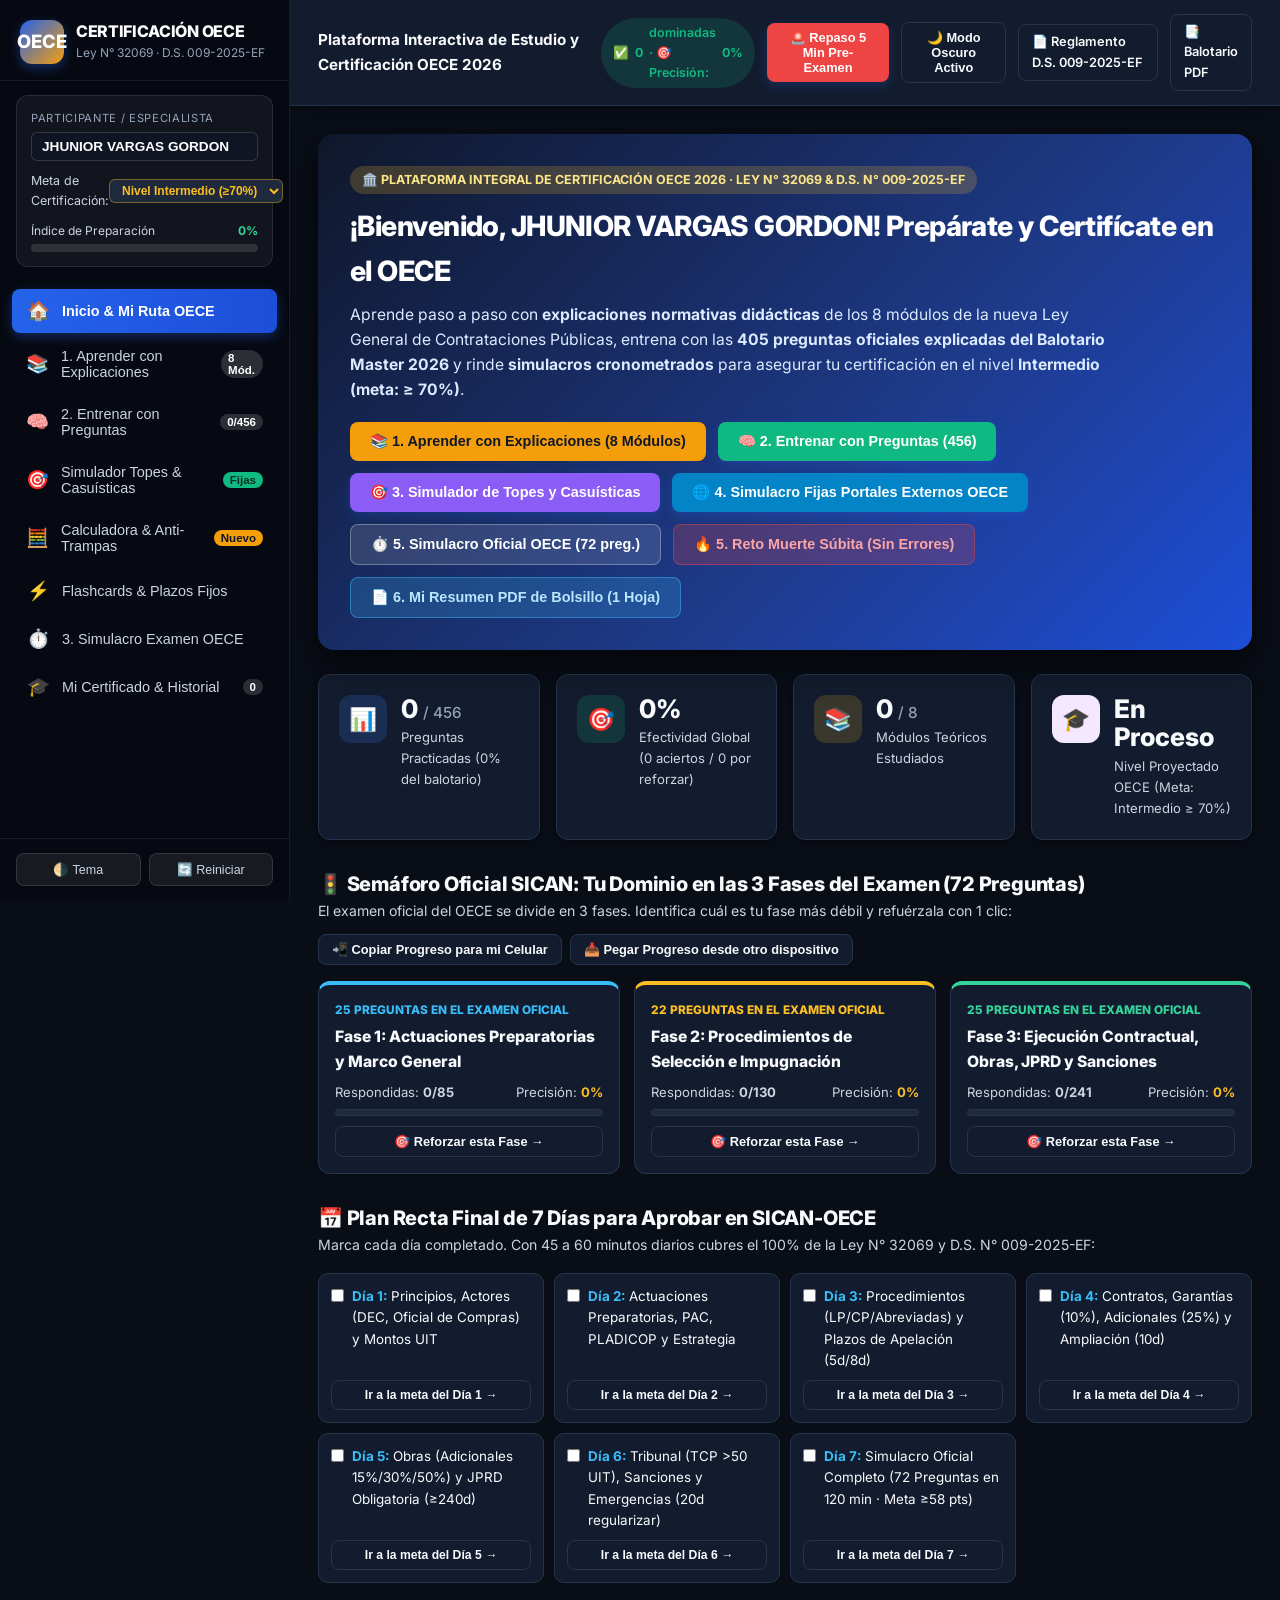
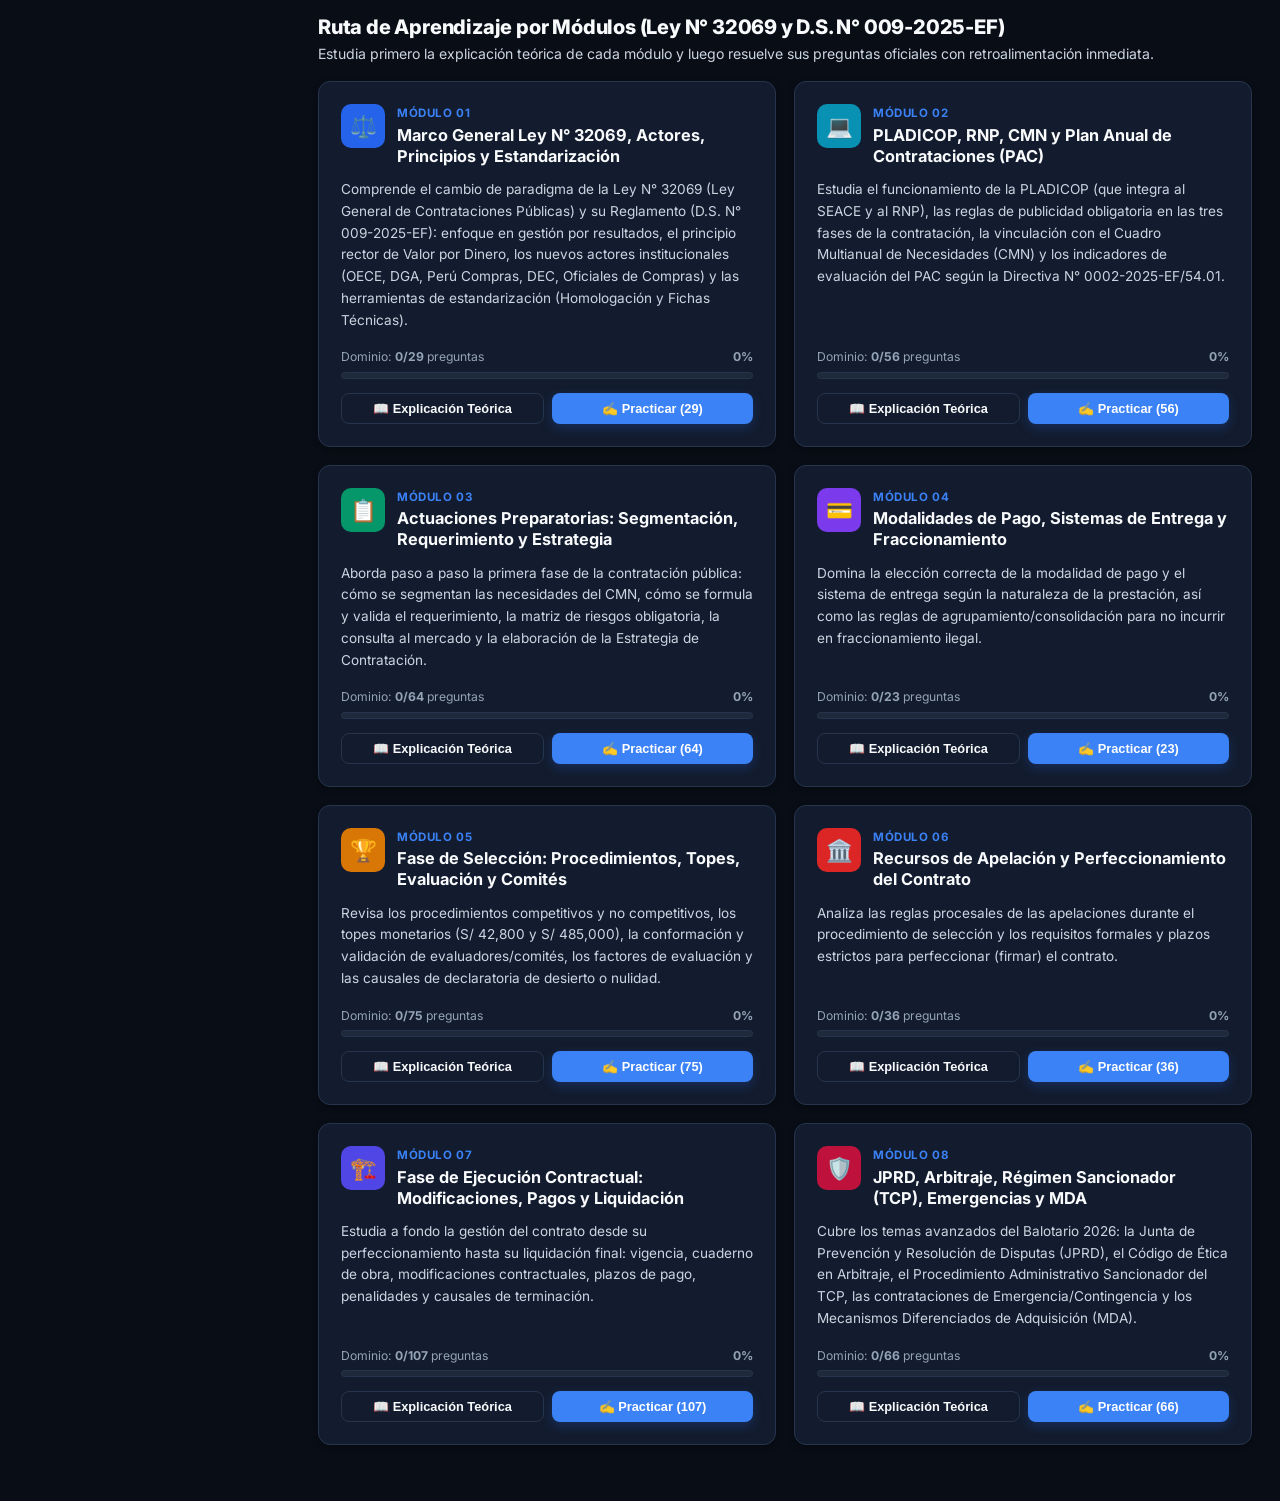
<file: index.html>
<!DOCTYPE html>
<html lang="es" data-theme="dark">
<head>
  <meta charset="UTF-8" />
  <meta name="viewport" content="width=device-width, initial-scale=1.0" />
  <meta name="theme-color" content="#0b1120" />
  <link rel="manifest" href="manifest.json" />
  <title>Certificación OECE 2026 | Academia, Balotario Explicado y Simulador – Ley N° 32069</title>
  <link rel="preconnect" href="https://fonts.googleapis.com">
  <link rel="preconnect" href="https://fonts.gstatic.com" crossorigin>
  <link href="https://fonts.googleapis.com/css2?family=Inter:wght@400;500;600;700;800;900&display=swap" rel="stylesheet">
  <link rel="stylesheet" href="styles.css" />
</head>
<body>

  <!-- SIDEBAR NAVIGATION -->
  <aside class="sidebar" id="sidebar">
    <div class="brand-box">
      <div class="brand-logo">OECE</div>
      <div>
        <div class="brand-title">CERTIFICACIÓN OECE</div>
        <div class="brand-subtitle">Ley N° 32069 · D.S. 009-2025-EF</div>
      </div>
    </div>

    <div class="user-profile-card">
      <div class="user-profile-label">Participante / Especialista</div>
      <input
        type="text"
        id="userNameInput"
        class="user-name-input"
        value="JHUNIOR VARGAS GORDON"
        placeholder="Tu nombre para el certificado"
        oninput="updateUserName(this.value)"
      />

      <div class="level-selector-row">
        <span>Meta de Certificación:</span>
        <select id="targetLevelSelect" class="level-select" onchange="updateTargetLevel(this.value)">
          <option value="Básico">Nivel Básico (≥58%)</option>
          <option value="Intermedio" selected>Nivel Intermedio (≥70%)</option>
          <option value="Avanzado">Nivel Avanzado (≥80%)</option>
        </select>
      </div>

      <div class="readiness-bar-wrap">
        <div class="readiness-header">
          <span style="color:#cbd5e1">Índice de Preparación</span>
          <strong id="sidebarReadinessPct" style="color:#34d399">0%</strong>
        </div>
        <div class="readiness-track">
          <div class="readiness-fill" id="sidebarReadinessFill" style="width:0%"></div>
        </div>
      </div>
    </div>

    <nav class="nav-menu">
      <button class="nav-btn active" data-view="dashboard" onclick="switchView('dashboard')">
        <span class="nav-icon">🏠</span>
        <span>Inicio & Mi Ruta OECE</span>
      </button>

      <button class="nav-btn" data-view="academy" onclick="switchView('academy')">
        <span class="nav-icon">📚</span>
        <span>1. Aprender con Explicaciones</span>
        <span class="nav-badge">8 Mód.</span>
      </button>

      <button class="nav-btn" data-view="trainer" onclick="switchView('trainer')">
        <span class="nav-icon">🧠</span>
        <span>2. Entrenar con Preguntas</span>
        <span class="nav-badge" id="navBadgeTrainer">0/428</span>
      </button>

      <button class="nav-btn" data-view="topes" onclick="switchView('topes')">
        <span class="nav-icon">🎯</span>
        <span>Simulador Topes & Casuísticas</span>
        <span class="nav-badge" style="background:#10b981; color:#062e22">Fijas</span>
      </button>

      <button class="nav-btn" data-view="tools" onclick="switchView('tools')">
        <span class="nav-icon">🧮</span>
        <span>Calculadora & Anti-Trampas</span>
        <span class="nav-badge" style="background:#f59e0b; color:#0f172a">Nuevo</span>
      </button>

      <button class="nav-btn" data-view="flashcards" onclick="switchView('flashcards')">
        <span class="nav-icon">⚡</span>
        <span>Flashcards & Plazos Fijos</span>
      </button>

      <button class="nav-btn" data-view="simulator" onclick="switchView('simulator')">
        <span class="nav-icon">⏱️</span>
        <span>3. Simulacro Examen OECE</span>
      </button>

      <button class="nav-btn" data-view="certificate" onclick="switchView('certificate')">
        <span class="nav-icon">🎓</span>
        <span>Mi Certificado & Historial</span>
        <span class="nav-badge" id="navBadgeCert">0</span>
      </button>
    </nav>

    <div class="sidebar-footer">
      <button class="sidebar-util-btn" onclick="toggleTheme()" title="Cambiar modo claro/oscuro">
        🌗 Tema
      </button>
      <button class="sidebar-util-btn" onclick="resetAllProgress()" title="Reiniciar estadísticas">
        🔄 Reiniciar
      </button>
    </div>
  </aside>

  <!-- MAIN CONTENT AREA -->
  <div class="main-wrapper">
    <header class="topbar">
      <div style="display:flex; align-items:center; gap:12px;">
        <button class="mobile-menu-btn" onclick="toggleMobileSidebar()">☰</button>
        <div style="font-weight:700; font-size:0.95rem;">
          Plataforma Interactiva de Estudio y Certificación OECE 2026
        </div>
      </div>

      <div class="topbar-info">
        <span class="pill-tag green" id="topStatsPill">✅ 0 dominadas · 🎯 Precisión: 0%</span>
        <button class="btn btn-primary btn-sm" style="background:#ef4444; font-weight:800;" onclick="openExpress5Min()" title="Ver las 30 reglas y cifras clave en 5 minutos antes de entrar al examen SICAN">
          🚨 Repaso 5 Min Pre-Examen
        </button>
        <button class="btn btn-gold btn-sm" id="pwaInstallBtn" style="display:none;" onclick="installPWAApp()" title="Instalar aplicación OECE en tu celular o PC">
          📲 Instalar App
        </button>
        <button class="btn btn-outline btn-sm" id="topbarThemeBtn" onclick="toggleTheme()" title="Alternar Modo Oscuro / Modo Claro">
          🌙 Modo Oscuro Activo
        </button>
        <a href="6401561-ds009_2025ef.pdf" target="_blank" class="btn btn-outline btn-sm" title="Abrir PDF del Reglamento D.S. N° 009-2025-EF">
          📄 Reglamento D.S. 009-2025-EF
        </a>
        <a href="BALOTARIO MASTER 2026.pdf" target="_blank" class="btn btn-outline btn-sm" title="Abrir PDF del Balotario Original">
          📑 Balotario PDF
        </a>
      </div>
    </header>

    <main class="content-area">
      <!-- VIEW 1: DASHBOARD -->
      <section id="view-dashboard" class="view-section active">
        <div id="dashboardContent"></div>
      </section>

      <!-- VIEW 2: ACADEMY (THEORETICAL EXPLANATIONS) -->
      <section id="view-academy" class="view-section">
        <div class="section-header">
          <div>
            <h2 class="section-title">📚 Academia Interactiva: Aprende con Explicaciones Didácticas</h2>
            <p style="font-size:0.88rem; color:var(--text-secondary)">Domina la teoría completa de la Ley N° 32069 y su Reglamento D.S. N° 009-2025-EF estructurada en 8 módulos con las "Fijas de Examen OECE".</p>
          </div>
        </div>
        <div class="academy-layout">
          <div class="academy-toc" id="academyToc"></div>
          <div class="academy-reader" id="academyReader"></div>
        </div>
      </section>

      <!-- VIEW 3: TRAINER (LEARN THROUGH QUESTIONS) -->
      <section id="view-trainer" class="view-section">
        <div class="section-header">
          <div>
            <h2 class="section-title">🧠 Entrenador Guiado: Aprende a través de las 405 Preguntas Oficiales</h2>
            <p style="font-size:0.88rem; color:var(--text-secondary)">Responde cada pregunta y recibe al instante la explicación normativa paso a paso, por qué se descartan los distractores y el tip de examen.</p>
          </div>
        </div>
        <div id="trainerContent"></div>
      </section>

      <!-- VIEW 4: FLASHCARDS & CHEATSHEET -->
      <section id="view-flashcards" class="view-section">
        <div id="flashcardsContent"></div>
      </section>

      <!-- VIEW 4A: SIMULADOR DE TOPES Y CASUÍSTICAS -->
      <section id="view-topes" class="view-section">
        <div id="topesContent"></div>
      </section>

      <!-- VIEW 4B: CALCULATOR, ANTI-TRAPS & ARTICLES -->
      <section id="view-tools" class="view-section">
        <div id="toolsContent"></div>
      </section>

      <!-- VIEW 5: EXAM SIMULATOR -->
      <section id="view-simulator" class="view-section">
        <div id="simulatorContent"></div>
      </section>

      <!-- VIEW 6: CERTIFICATE & HISTORY -->
      <section id="view-certificate" class="view-section">
        <div id="certificateContent"></div>
      </section>
    </main>
  </div>

  <!-- BARRA INFERIOR PARA CELULAR (ESTILO APP MÓVIL) -->
  <nav class="mobile-bottom-nav no-print">
    <button class="mob-nav-btn active" data-mob-view="dashboard" onclick="switchView('dashboard')">
      <span class="mob-icon">📊</span>
      <span>Inicio</span>
    </button>
    <button class="mob-nav-btn" data-mob-view="trainer" onclick="switchView('trainer')">
      <span class="mob-icon">🧠</span>
      <span>Practicar</span>
    </button>
    <button class="mob-nav-btn" data-mob-view="topes" onclick="switchView('topes')">
      <span class="mob-icon">🎯</span>
      <span>Topes</span>
    </button>
    <button class="mob-nav-btn" data-mob-view="simulator" onclick="switchView('simulator')">
      <span class="mob-icon">⏱️</span>
      <span>Simulacro</span>
    </button>
    <button class="mob-nav-btn" data-mob-view="flashcards" onclick="switchView('flashcards')">
      <span class="mob-icon">🃏</span>
      <span>Tarjetas</span>
    </button>
  </nav>

  <script src="data.js"></script>
  <script src="study_content.js"></script>
  <script src="app.js"></script>
</body>
</html>
</file>
<file: styles.css>
:root {
  --bg-body: #f1f5f9;
  --bg-surface: #ffffff;
  --bg-elevated: #f8fafc;
  --bg-sidebar: #0f172a;
  --text-main: #0f172a;
  --text-secondary: #475569;
  --text-muted: #64748b;
  --border-color: #e2e8f0;
  --primary: #2563eb;
  --primary-hover: #1d4ed8;
  --primary-light: #eff6ff;
  --accent: #f59e0b;
  --accent-light: #fef3c7;
  --success: #059669;
  --success-light: #ecfdf5;
  --danger: #dc2626;
  --danger-light: #fef2f2;
  --radius-sm: 8px;
  --radius-md: 12px;
  --radius-lg: 16px;
  --shadow-sm: 0 1px 3px rgba(15, 23, 42, 0.06);
  --shadow-md: 0 4px 12px rgba(15, 23, 42, 0.08);
  --shadow-lg: 0 10px 25px rgba(15, 23, 42, 0.12);
}

[data-theme="dark"] {
  --bg-body: #090d16;
  --bg-surface: #131c2e;
  --bg-elevated: #1e293b;
  --bg-sidebar: #060911;
  --text-main: #f8fafc;
  --text-secondary: #cbd5e1;
  --text-muted: #94a3b8;
  --border-color: #26354d;
  --primary: #3b82f6;
  --primary-hover: #60a5fa;
  --primary-light: rgba(59, 130, 246, 0.18);
  --accent: #fbbf24;
  --accent-light: rgba(251, 191, 36, 0.16);
  --success: #10b981;
  --success-light: rgba(16, 185, 129, 0.16);
  --danger: #f87171;
  --danger-light: rgba(248, 113, 113, 0.16);
  --shadow-sm: 0 2px 6px rgba(0, 0, 0, 0.35);
  --shadow-md: 0 6px 18px rgba(0, 0, 0, 0.45);
  --shadow-lg: 0 12px 32px rgba(0, 0, 0, 0.6);
}

* {
  box-sizing: border-box;
  margin: 0;
  padding: 0;
}

body {
  font-family: 'Inter', -apple-system, BlinkMacSystemFont, 'Segoe UI', Roboto, sans-serif;
  background-color: var(--bg-body);
  color: var(--text-main);
  line-height: 1.6;
  display: flex;
  min-height: 100vh;
  overflow-x: hidden;
}

/* SIDEBAR */
.sidebar {
  width: 290px;
  background: var(--bg-sidebar);
  color: #f8fafc;
  display: flex;
  flex-direction: column;
  position: fixed;
  top: 0;
  left: 0;
  bottom: 0;
  z-index: 100;
  border-right: 1px solid rgba(255, 255, 255, 0.08);
  transition: transform 0.3s ease;
}

.brand-box {
  padding: 20px 20px 16px;
  border-bottom: 1px solid rgba(255, 255, 255, 0.08);
  display: flex;
  align-items: center;
  gap: 12px;
}

.brand-logo {
  width: 44px;
  height: 44px;
  border-radius: 12px;
  background: linear-gradient(135deg, #2563eb, #f59e0b);
  display: flex;
  align-items: center;
  justify-content: center;
  font-weight: 800;
  font-size: 1.15rem;
  color: #fff;
  flex-shrink: 0;
  box-shadow: 0 4px 12px rgba(37, 99, 235, 0.4);
}

.brand-title {
  font-size: 1rem;
  font-weight: 800;
  letter-spacing: -0.02em;
  color: #ffffff;
  line-height: 1.2;
}

.brand-subtitle {
  font-size: 0.75rem;
  color: #94a3b8;
  margin-top: 2px;
}

.user-profile-card {
  margin: 14px 16px;
  padding: 14px;
  background: rgba(255, 255, 255, 0.05);
  border: 1px solid rgba(255, 255, 255, 0.1);
  border-radius: var(--radius-md);
}

.user-profile-label {
  font-size: 0.7rem;
  text-transform: uppercase;
  letter-spacing: 0.06em;
  color: #94a3b8;
  margin-bottom: 4px;
}

.user-name-input {
  width: 100%;
  background: rgba(15, 23, 42, 0.6);
  border: 1px solid rgba(255, 255, 255, 0.15);
  color: #fff;
  padding: 6px 10px;
  border-radius: 6px;
  font-size: 0.85rem;
  font-weight: 600;
  margin-bottom: 10px;
}

.user-name-input:focus {
  outline: none;
  border-color: #3b82f6;
}

.level-selector-row {
  display: flex;
  align-items: center;
  justify-content: space-between;
  font-size: 0.78rem;
  color: #cbd5e1;
  margin-bottom: 10px;
}

.level-select {
  background: #1e293b;
  color: #fbbf24;
  border: 1px solid rgba(251, 191, 36, 0.4);
  border-radius: 6px;
  padding: 3px 8px;
  font-size: 0.75rem;
  font-weight: 700;
  cursor: pointer;
}

.readiness-bar-wrap {
  margin-top: 6px;
}

.readiness-header {
  display: flex;
  justify-content: space-between;
  font-size: 0.75rem;
  margin-bottom: 4px;
}

.readiness-track {
  height: 8px;
  background: rgba(255, 255, 255, 0.12);
  border-radius: 999px;
  overflow: hidden;
}

.readiness-fill {
  height: 100%;
  background: linear-gradient(90deg, #3b82f6, #10b981);
  border-radius: 999px;
  transition: width 0.4s ease;
}

.nav-menu {
  flex: 1;
  padding: 8px 12px;
  overflow-y: auto;
  display: flex;
  flex-direction: column;
  gap: 4px;
}

.nav-btn {
  display: flex;
  align-items: center;
  gap: 12px;
  width: 100%;
  padding: 11px 14px;
  border: none;
  background: transparent;
  color: #cbd5e1;
  font-size: 0.9rem;
  font-weight: 500;
  border-radius: var(--radius-sm);
  cursor: pointer;
  text-align: left;
  transition: all 0.2s ease;
}

.nav-btn:hover {
  background: rgba(255, 255, 255, 0.07);
  color: #ffffff;
}

.nav-btn.active {
  background: linear-gradient(90deg, #2563eb, #1d4ed8);
  color: #ffffff;
  font-weight: 600;
  box-shadow: 0 4px 12px rgba(37, 99, 235, 0.35);
}

.nav-icon {
  font-size: 1.15rem;
  width: 24px;
  text-align: center;
}

.nav-badge {
  margin-left: auto;
  background: rgba(255, 255, 255, 0.15);
  color: #fff;
  font-size: 0.72rem;
  font-weight: 700;
  padding: 2px 7px;
  border-radius: 99px;
}

.sidebar-footer {
  padding: 14px 16px;
  border-top: 1px solid rgba(255, 255, 255, 0.08);
  display: flex;
  gap: 8px;
}

.sidebar-util-btn {
  flex: 1;
  background: rgba(255, 255, 255, 0.07);
  border: 1px solid rgba(255, 255, 255, 0.12);
  color: #cbd5e1;
  padding: 8px;
  border-radius: var(--radius-sm);
  font-size: 0.78rem;
  cursor: pointer;
  transition: all 0.2s;
}

.sidebar-util-btn:hover {
  background: rgba(255, 255, 255, 0.14);
  color: #fff;
}

/* MAIN CONTENT */
.main-wrapper {
  flex: 1;
  margin-left: 290px;
  display: flex;
  flex-direction: column;
  min-height: 100vh;
}

.topbar {
  background: var(--bg-surface);
  border-bottom: 1px solid var(--border-color);
  padding: 14px 28px;
  display: flex;
  align-items: center;
  justify-content: space-between;
  position: sticky;
  top: 0;
  z-index: 50;
  box-shadow: var(--shadow-sm);
}

.mobile-menu-btn {
  display: none;
  background: none;
  border: 1px solid var(--border-color);
  border-radius: 8px;
  padding: 6px 10px;
  font-size: 1.2rem;
  cursor: pointer;
  color: var(--text-main);
}

.topbar-info {
  display: flex;
  align-items: center;
  gap: 12px;
}

.pill-tag {
  display: inline-flex;
  align-items: center;
  gap: 6px;
  padding: 5px 12px;
  border-radius: 999px;
  font-size: 0.78rem;
  font-weight: 600;
  background: var(--primary-light);
  color: var(--primary);
}

.pill-tag.gold {
  background: var(--accent-light);
  color: #b45309;
}

.pill-tag.green {
  background: var(--success-light);
  color: var(--success);
}

.content-area {
  padding: 28px;
  max-width: 1280px;
  width: 100%;
  margin: 0 auto;
  flex: 1;
}

.view-section {
  display: none;
  animation: fadeIn 0.25s ease;
}

.view-section.active {
  display: block;
}

@keyframes fadeIn {
  from { opacity: 0; transform: translateY(6px); }
  to { opacity: 1; transform: translateY(0); }
}

/* HERO & CARDS */
.hero-banner {
  background: linear-gradient(135deg, #0f172a 0%, #1e3a8a 60%, #1d4ed8 100%);
  color: #ffffff;
  border-radius: var(--radius-lg);
  padding: 32px;
  margin-bottom: 24px;
  box-shadow: var(--shadow-lg);
  position: relative;
  overflow: hidden;
}

.hero-banner h1 {
  font-size: 1.75rem;
  font-weight: 800;
  margin-bottom: 8px;
  letter-spacing: -0.02em;
}

.hero-banner p {
  color: #dbeafe;
  max-width: 760px;
  font-size: 0.98rem;
  margin-bottom: 20px;
}

.hero-actions {
  display: flex;
  flex-wrap: wrap;
  gap: 12px;
}

.btn {
  display: inline-flex;
  align-items: center;
  justify-content: center;
  gap: 8px;
  padding: 11px 20px;
  border-radius: var(--radius-sm);
  font-size: 0.9rem;
  font-weight: 600;
  cursor: pointer;
  border: none;
  transition: all 0.2s ease;
  text-decoration: none;
}

.btn-primary {
  background: var(--primary);
  color: #ffffff;
  box-shadow: 0 4px 12px rgba(37, 99, 235, 0.25);
}

.btn-primary:hover {
  background: var(--primary-hover);
  transform: translateY(-1px);
}

.btn-gold {
  background: #f59e0b;
  color: #0f172a;
  font-weight: 700;
}

.btn-gold:hover {
  background: #fbbf24;
  transform: translateY(-1px);
}

.btn-outline {
  background: var(--bg-surface);
  color: var(--text-main);
  border: 1px solid var(--border-color);
}

.btn-outline:hover {
  border-color: var(--primary);
  color: var(--primary);
}

.btn-success {
  background: var(--success);
  color: #fff;
}

.btn-sm {
  padding: 7px 13px;
  font-size: 0.8rem;
}

/* STATS GRID */
.stats-grid {
  display: grid;
  grid-template-columns: repeat(auto-fit, minmax(220px, 1fr));
  gap: 16px;
  margin-bottom: 28px;
}

.stat-card {
  background: var(--bg-surface);
  border: 1px solid var(--border-color);
  border-radius: var(--radius-md);
  padding: 20px;
  box-shadow: var(--shadow-sm);
  display: flex;
  align-items: flex-start;
  gap: 14px;
}

.stat-icon {
  width: 48px;
  height: 48px;
  border-radius: 12px;
  display: flex;
  align-items: center;
  justify-content: center;
  font-size: 1.4rem;
  flex-shrink: 0;
}

.stat-value {
  font-size: 1.6rem;
  font-weight: 800;
  line-height: 1.1;
  margin-bottom: 4px;
}

.stat-label {
  font-size: 0.82rem;
  color: var(--text-secondary);
}

/* MODULE PROGRESS GRID */
.section-header {
  display: flex;
  align-items: center;
  justify-content: space-between;
  flex-wrap: wrap;
  gap: 12px;
  margin-bottom: 16px;
}

.section-title {
  font-size: 1.25rem;
  font-weight: 800;
  letter-spacing: -0.01em;
}

.modules-grid {
  display: grid;
  grid-template-columns: repeat(auto-fill, minmax(350px, 1fr));
  gap: 18px;
  margin-bottom: 28px;
}

.module-card {
  background: var(--bg-surface);
  border: 1px solid var(--border-color);
  border-radius: var(--radius-md);
  padding: 22px;
  box-shadow: var(--shadow-sm);
  display: flex;
  flex-direction: column;
  justify-content: space-between;
  transition: transform 0.2s, box-shadow 0.2s;
}

.module-card:hover {
  transform: translateY(-2px);
  box-shadow: var(--shadow-md);
}

.module-card-top {
  display: flex;
  align-items: flex-start;
  gap: 12px;
  margin-bottom: 12px;
}

.module-badge-icon {
  width: 44px;
  height: 44px;
  border-radius: 10px;
  display: flex;
  align-items: center;
  justify-content: center;
  font-size: 1.35rem;
  flex-shrink: 0;
  color: #fff;
}

.module-code {
  font-size: 0.72rem;
  font-weight: 700;
  text-transform: uppercase;
  letter-spacing: 0.05em;
  color: var(--primary);
}

.module-card h3 {
  font-size: 1.02rem;
  font-weight: 700;
  margin-top: 2px;
  line-height: 1.3;
}

.module-desc {
  font-size: 0.85rem;
  color: var(--text-secondary);
  margin-bottom: 16px;
}

.module-progress-row {
  margin-bottom: 14px;
}

.module-progress-meta {
  display: flex;
  justify-content: space-between;
  font-size: 0.76rem;
  color: var(--text-muted);
  margin-bottom: 5px;
}

.progress-bar-bg {
  height: 7px;
  background: var(--bg-elevated);
  border-radius: 99px;
  overflow: hidden;
  border: 1px solid var(--border-color);
}

.progress-bar-fill {
  height: 100%;
  border-radius: 99px;
  transition: width 0.3s ease;
}

.module-actions {
  display: flex;
  gap: 8px;
}

/* ACADEMY / STUDY MODULES */
.academy-layout {
  display: grid;
  grid-template-columns: 300px 1fr;
  gap: 24px;
  align-items: start;
}

.academy-toc {
  background: var(--bg-surface);
  border: 1px solid var(--border-color);
  border-radius: var(--radius-md);
  padding: 14px;
  position: sticky;
  top: 84px;
}

.academy-toc-btn {
  width: 100%;
  display: flex;
  align-items: center;
  gap: 10px;
  padding: 10px 12px;
  border: none;
  background: transparent;
  color: var(--text-main);
  text-align: left;
  border-radius: var(--radius-sm);
  cursor: pointer;
  font-size: 0.84rem;
  font-weight: 600;
  margin-bottom: 4px;
  transition: all 0.2s;
}

.academy-toc-btn:hover {
  background: var(--bg-elevated);
}

.academy-toc-btn.active {
  background: var(--primary-light);
  color: var(--primary);
}

.academy-reader {
  background: var(--bg-surface);
  border: 1px solid var(--border-color);
  border-radius: var(--radius-lg);
  padding: 32px;
  box-shadow: var(--shadow-sm);
}

.reader-header {
  border-bottom: 1px solid var(--border-color);
  padding-bottom: 20px;
  margin-bottom: 24px;
}

.reader-header h2 {
  font-size: 1.5rem;
  font-weight: 800;
  margin: 6px 0;
}

.keypoint-card {
  background: var(--bg-elevated);
  border: 1px solid var(--border-color);
  border-radius: var(--radius-md);
  padding: 22px;
  margin-bottom: 20px;
}

.keypoint-card h4 {
  font-size: 1.1rem;
  font-weight: 700;
  color: var(--primary);
  margin-bottom: 12px;
  display: flex;
  align-items: center;
  gap: 8px;
}

.keypoint-body {
  font-size: 0.94rem;
  color: var(--text-main);
}

.keypoint-body ul, .keypoint-body ol {
  padding-left: 22px;
  margin-top: 8px;
}

.keypoint-body li {
  margin-bottom: 8px;
}

.fija-alert {
  margin-top: 14px;
  background: var(--accent-light);
  border-left: 4px solid var(--accent);
  padding: 12px 16px;
  border-radius: 6px;
  font-size: 0.88rem;
  color: var(--text-main);
}

/* PRACTICE / TRAINER */
.trainer-controls {
  background: var(--bg-surface);
  border: 1px solid var(--border-color);
  border-radius: var(--radius-md);
  padding: 18px;
  margin-bottom: 20px;
  display: flex;
  flex-wrap: wrap;
  gap: 12px;
  align-items: center;
}

.control-input, .control-select {
  padding: 9px 13px;
  border-radius: var(--radius-sm);
  border: 1px solid var(--border-color);
  background: var(--bg-elevated);
  color: var(--text-main);
  font-size: 0.88rem;
}

.control-input {
  flex: 1;
  min-width: 220px;
}

.question-box {
  background: var(--bg-surface);
  border: 1px solid var(--border-color);
  border-radius: var(--radius-lg);
  padding: 28px;
  box-shadow: var(--shadow-md);
  margin-bottom: 20px;
}

.question-meta-bar {
  display: flex;
  justify-content: space-between;
  align-items: center;
  flex-wrap: wrap;
  gap: 10px;
  margin-bottom: 16px;
  padding-bottom: 14px;
  border-bottom: 1px solid var(--border-color);
}

.question-stem {
  font-size: 1.18rem;
  font-weight: 700;
  line-height: 1.5;
  margin-bottom: 22px;
  color: var(--text-main);
}

.options-list {
  display: flex;
  flex-direction: column;
  gap: 12px;
}

.option-btn {
  display: flex;
  align-items: flex-start;
  gap: 14px;
  width: 100%;
  padding: 16px 18px;
  border-radius: var(--radius-md);
  border: 2px solid var(--border-color);
  background: var(--bg-elevated);
  color: var(--text-main);
  font-size: 0.96rem;
  text-align: left;
  cursor: pointer;
  transition: all 0.18s ease;
}

.option-btn:hover:not(:disabled) {
  border-color: var(--primary);
  background: var(--primary-light);
}

.option-letter {
  width: 32px;
  height: 32px;
  border-radius: 8px;
  background: var(--bg-surface);
  border: 1px solid var(--border-color);
  display: flex;
  align-items: center;
  justify-content: center;
  font-weight: 800;
  font-size: 0.9rem;
  flex-shrink: 0;
}

.option-btn.selected {
  border-color: var(--primary);
  background: var(--primary-light);
}

.option-btn.selected .option-letter {
  background: var(--primary);
  color: #fff;
  border-color: var(--primary);
}

.option-btn.correct {
  border-color: var(--success);
  background: var(--success-light);
}

.option-btn.correct .option-letter {
  background: var(--success);
  color: #fff;
  border-color: var(--success);
}

.option-btn.wrong {
  border-color: var(--danger);
  background: var(--danger-light);
}

.option-btn.wrong .option-letter {
  background: var(--danger);
  color: #fff;
  border-color: var(--danger);
}

.option-inline-feedback {
  margin-top: 10px;
  padding: 10px 14px;
  border-radius: 8px;
  font-size: 0.85rem;
  line-height: 1.45;
  border-left: 4px solid transparent;
}

.option-inline-feedback.feedback-correct {
  background: rgba(5, 150, 105, 0.12);
  border-left-color: var(--success);
  color: var(--text-main);
}

.option-inline-feedback.feedback-user-wrong {
  background: rgba(220, 38, 38, 0.12);
  border-left-color: var(--danger);
  color: var(--text-main);
}

.option-inline-feedback.feedback-other-wrong {
  background: var(--bg-surface);
  border: 1px solid var(--border-color);
  border-left: 4px solid #94a3b8;
  color: var(--text-secondary);
}

.diagnostic-grid {
  display: grid;
  grid-template-columns: repeat(auto-fit, minmax(280px, 1fr));
  gap: 14px;
  margin-bottom: 16px;
}

.diagnostic-card {
  padding: 16px;
  border-radius: var(--radius-sm);
  border: 1px solid var(--border-color);
  background: var(--bg-surface);
}

.diagnostic-card.diag-wrong {
  border-left: 5px solid var(--danger);
  background: var(--danger-light);
}

.diagnostic-card.diag-right {
  border-left: 5px solid var(--success);
  background: var(--success-light);
}

/* VISUAL TOPES SIMULATOR */
.topes-subtabs {
  display: flex;
  flex-wrap: wrap;
  gap: 10px;
  margin-bottom: 22px;
}

.topes-tab-btn {
  padding: 11px 18px;
  border-radius: var(--radius-sm);
  border: 1px solid var(--border-color);
  background: var(--bg-surface);
  color: var(--text-secondary);
  font-weight: 700;
  font-size: 0.88rem;
  cursor: pointer;
  transition: all 0.2s;
  display: inline-flex;
  align-items: center;
  gap: 8px;
}

.topes-tab-btn:hover {
  border-color: var(--primary);
  color: var(--text-main);
}

.topes-tab-btn.active {
  background: linear-gradient(135deg, #2563eb, #7c3aed);
  color: #ffffff;
  border-color: transparent;
  box-shadow: 0 4px 14px rgba(37, 99, 235, 0.35);
}

.ruler-track {
  display: grid;
  grid-template-columns: 1fr 1.4fr 1.6fr;
  gap: 8px;
  margin: 18px 0;
}

.ruler-zone {
  padding: 14px;
  border-radius: 10px;
  border: 2px solid var(--border-color);
  background: var(--bg-elevated);
  opacity: 0.45;
  transition: all 0.25s ease;
  position: relative;
}

.ruler-zone.active-zone {
  opacity: 1;
  transform: translateY(-3px);
  box-shadow: var(--shadow-md);
}

.ruler-zone.zone-green.active-zone {
  border-color: #10b981;
  background: rgba(16, 185, 129, 0.15);
}

.ruler-zone.zone-amber.active-zone {
  border-color: #f59e0b;
  background: rgba(245, 158, 11, 0.15);
}

.ruler-zone.zone-blue.active-zone {
  border-color: #3b82f6;
  background: rgba(59, 130, 246, 0.18);
}

.range-slider {
  width: 100%;
  height: 10px;
  border-radius: 99px;
  accent-color: #3b82f6;
  cursor: pointer;
  margin: 10px 0;
}

.ladder-grid {
  display: grid;
  grid-template-columns: repeat(auto-fit, minmax(290px, 1fr));
  gap: 18px;
}

.ladder-step {
  display: flex;
  align-items: center;
  gap: 12px;
  padding: 10px 12px;
  border-radius: 8px;
  background: var(--bg-elevated);
  border: 1px solid var(--border-color);
  margin-bottom: 8px;
}

.ladder-badge {
  min-width: 88px;
  text-align: center;
  padding: 6px 8px;
  border-radius: 6px;
  font-weight: 800;
  font-size: 0.82rem;
  background: var(--primary-light);
  color: var(--primary);
}

.explanation-panel {
  margin-top: 24px;
  border-radius: var(--radius-md);
  padding: 22px;
  background: var(--bg-elevated);
  border: 1px solid var(--border-color);
  border-left: 5px solid var(--primary);
  animation: fadeIn 0.25s ease;
}

.explanation-panel.is-correct {
  border-left-color: var(--success);
}

.explanation-panel.is-wrong {
  border-left-color: var(--danger);
}

.explanation-status {
  font-size: 1.05rem;
  font-weight: 800;
  margin-bottom: 10px;
  display: flex;
  align-items: center;
  gap: 8px;
}

.explanation-text {
  font-size: 0.93rem;
  white-space: pre-line;
  color: var(--text-main);
  margin-bottom: 14px;
}

.legal-badge-box {
  display: flex;
  flex-wrap: wrap;
  gap: 10px;
  margin-top: 12px;
  padding-top: 12px;
  border-top: 1px dashed var(--border-color);
  font-size: 0.83rem;
}

/* FLASHCARDS */
.flashcard-stage {
  max-width: 680px;
  margin: 0 auto 28px;
  perspective: 1000px;
}

.flashcard-inner {
  width: 100%;
  min-height: 270px;
  background: linear-gradient(135deg, #1e293b, #0f172a);
  color: #fff;
  border-radius: var(--radius-lg);
  padding: 36px;
  display: flex;
  flex-direction: column;
  justify-content: center;
  align-items: center;
  text-align: center;
  cursor: pointer;
  box-shadow: var(--shadow-lg);
  border: 1px solid rgba(255, 255, 255, 0.12);
  transition: transform 0.3s ease, background 0.3s ease;
}

.flashcard-inner.flipped {
  background: linear-gradient(135deg, #065f46, #047857);
}

.flashcard-cat {
  font-size: 0.75rem;
  text-transform: uppercase;
  letter-spacing: 0.08em;
  color: #fbbf24;
  margin-bottom: 14px;
  font-weight: 700;
}

.flashcard-content {
  font-size: 1.2rem;
  font-weight: 700;
  line-height: 1.5;
  white-space: pre-line;
}

.flashcard-hint {
  margin-top: 20px;
  font-size: 0.78rem;
  color: #94a3b8;
}

.cheatsheet-table {
  width: 100%;
  border-collapse: collapse;
  background: var(--bg-surface);
  border-radius: var(--radius-md);
  overflow: hidden;
  box-shadow: var(--shadow-sm);
}

.cheatsheet-table th, .cheatsheet-table td {
  padding: 13px 16px;
  border-bottom: 1px solid var(--border-color);
  text-align: left;
  font-size: 0.9rem;
}

.cheatsheet-table th {
  background: var(--bg-elevated);
  font-weight: 700;
  color: var(--primary);
}

/* EXAM SIMULATOR */
.exam-layout {
  display: grid;
  grid-template-columns: 1fr 310px;
  gap: 22px;
  align-items: start;
}

.exam-sidebar-panel {
  background: var(--bg-surface);
  border: 1px solid var(--border-color);
  border-radius: var(--radius-md);
  padding: 18px;
  position: sticky;
  top: 84px;
}

.timer-box {
  background: #0f172a;
  color: #fbbf24;
  border-radius: var(--radius-sm);
  padding: 14px;
  text-align: center;
  font-family: monospace;
  font-size: 1.65rem;
  font-weight: 800;
  margin-bottom: 16px;
}

.question-palette {
  display: grid;
  grid-template-columns: repeat(6, 1fr);
  gap: 6px;
  max-height: 320px;
  overflow-y: auto;
  margin-bottom: 16px;
}

.palette-btn {
  padding: 7px 0;
  border-radius: 6px;
  border: 1px solid var(--border-color);
  background: var(--bg-elevated);
  color: var(--text-main);
  font-size: 0.78rem;
  font-weight: 700;
  cursor: pointer;
}

.palette-btn.current {
  outline: 2px solid var(--primary);
}

.palette-btn.answered {
  background: var(--primary);
  color: #fff;
  border-color: var(--primary);
}

.palette-btn.flagged {
  background: var(--accent);
  color: #0f172a;
  border-color: var(--accent);
}

/* CERTIFICATE */
.certificate-container {
  background: #ffffff;
  color: #0f172a;
  border: 12px double #1e3a8a;
  border-radius: 8px;
  padding: 48px 40px;
  max-width: 900px;
  margin: 0 auto 28px;
  text-align: center;
  box-shadow: var(--shadow-lg);
  position: relative;
}

.cert-seal {
  width: 84px;
  height: 84px;
  margin: 0 auto 14px;
  border-radius: 50%;
  background: linear-gradient(135deg, #f59e0b, #b45309);
  color: #fff;
  display: flex;
  align-items: center;
  justify-content: center;
  font-size: 2.2rem;
  box-shadow: 0 6px 16px rgba(180, 83, 9, 0.35);
}

.cert-header {
  font-size: 0.9rem;
  font-weight: 700;
  letter-spacing: 0.15em;
  color: #1e3a8a;
  text-transform: uppercase;
}

.cert-title {
  font-size: 2rem;
  font-weight: 900;
  color: #0f172a;
  margin: 8px 0 16px;
  font-family: Georgia, serif;
}

.cert-recipient {
  font-size: 1.85rem;
  font-weight: 800;
  color: #1d4ed8;
  border-bottom: 2px solid #cbd5e1;
  display: inline-block;
  padding: 4px 32px 8px;
  margin: 12px 0 18px;
}

.cert-body {
  max-width: 680px;
  margin: 0 auto 28px;
  font-size: 0.98rem;
  color: #334155;
}

.cert-signatures {
  display: flex;
  justify-content: space-around;
  margin-top: 36px;
  padding-top: 20px;
  flex-wrap: wrap;
  gap: 20px;
}

.cert-sig-block {
  border-top: 1px solid #64748b;
  padding-top: 8px;
  width: 220px;
  font-size: 0.82rem;
  color: #475569;
}

.option-btn.discarded-5050 {
  opacity: 0.42;
  text-decoration: line-through;
  border-style: dashed;
}

.mobile-bottom-nav {
  display: none;
  position: fixed;
  bottom: 0;
  left: 0;
  right: 0;
  background: #0b1120;
  border-top: 1px solid var(--border-color);
  z-index: 120;
  padding: 6px 4px;
  justify-content: space-around;
  box-shadow: 0 -4px 16px rgba(0, 0, 0, 0.45);
}

.mob-nav-btn {
  background: transparent;
  border: none;
  color: #94a3b8;
  font-size: 0.68rem;
  font-weight: 700;
  display: flex;
  flex-direction: column;
  align-items: center;
  gap: 2px;
  padding: 4px 8px;
  border-radius: 8px;
  cursor: pointer;
}

.mob-nav-btn .mob-icon {
  font-size: 1.15rem;
}

.mob-nav-btn.active {
  color: #38bdf8;
  background: rgba(56, 189, 248, 0.14);
}

@media (max-width: 980px) {
  .sidebar {
    transform: translateX(-100%);
  }
  .sidebar.open {
    transform: translateX(0);
  }
  .main-wrapper {
    margin-left: 0;
    padding-bottom: 70px;
  }
  .mobile-menu-btn {
    display: inline-block;
  }
  .mobile-bottom-nav {
    display: flex;
  }
  .ruler-track {
    grid-template-columns: 1fr;
  }
  .academy-layout, .exam-layout {
    grid-template-columns: 1fr;
  }
  .academy-toc, .exam-sidebar-panel {
    position: static;
  }
}

@media print {
  .sidebar, .topbar, .no-print, .mobile-bottom-nav {
    display: none !important;
  }
  .main-wrapper {
    margin: 0 !important;
  }
  body {
    background: #fff;
  }
  .certificate-container {
    box-shadow: none;
    border: 10px double #1e3a8a;
  }
}
</file>
